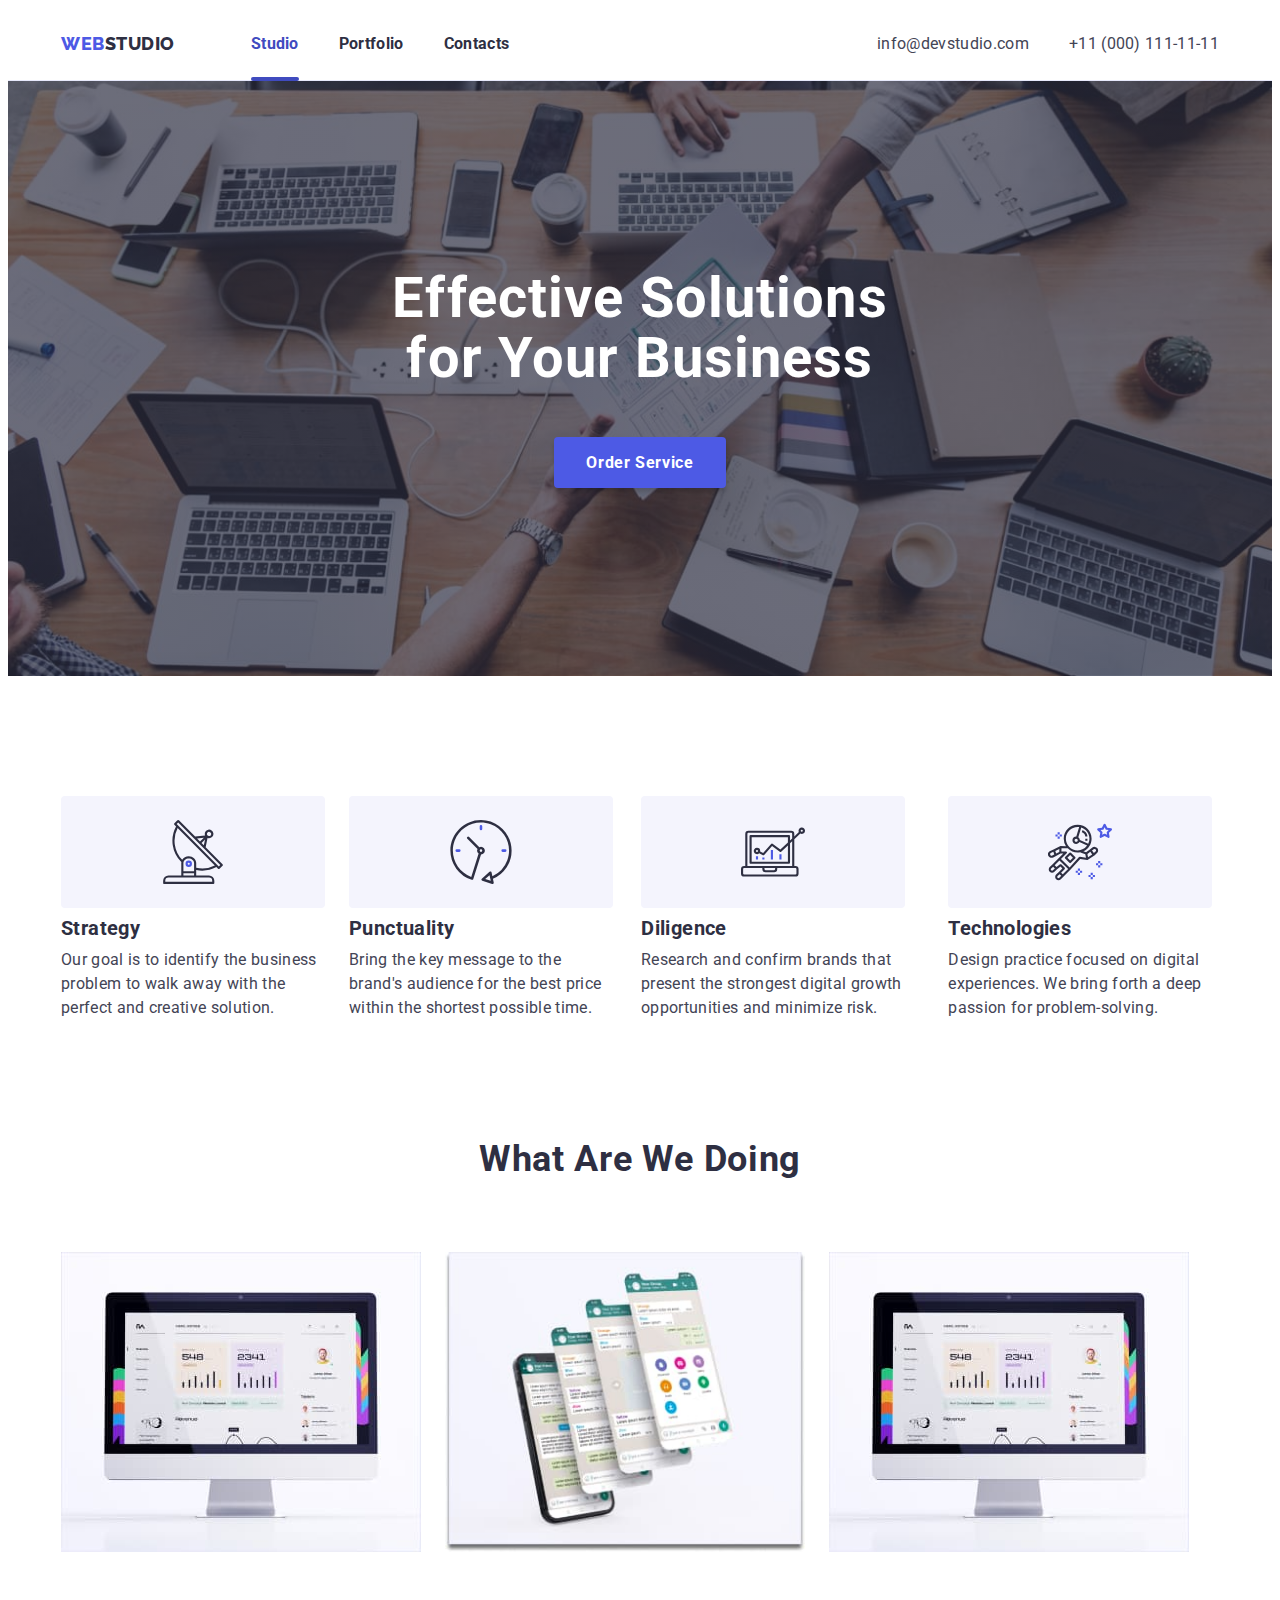
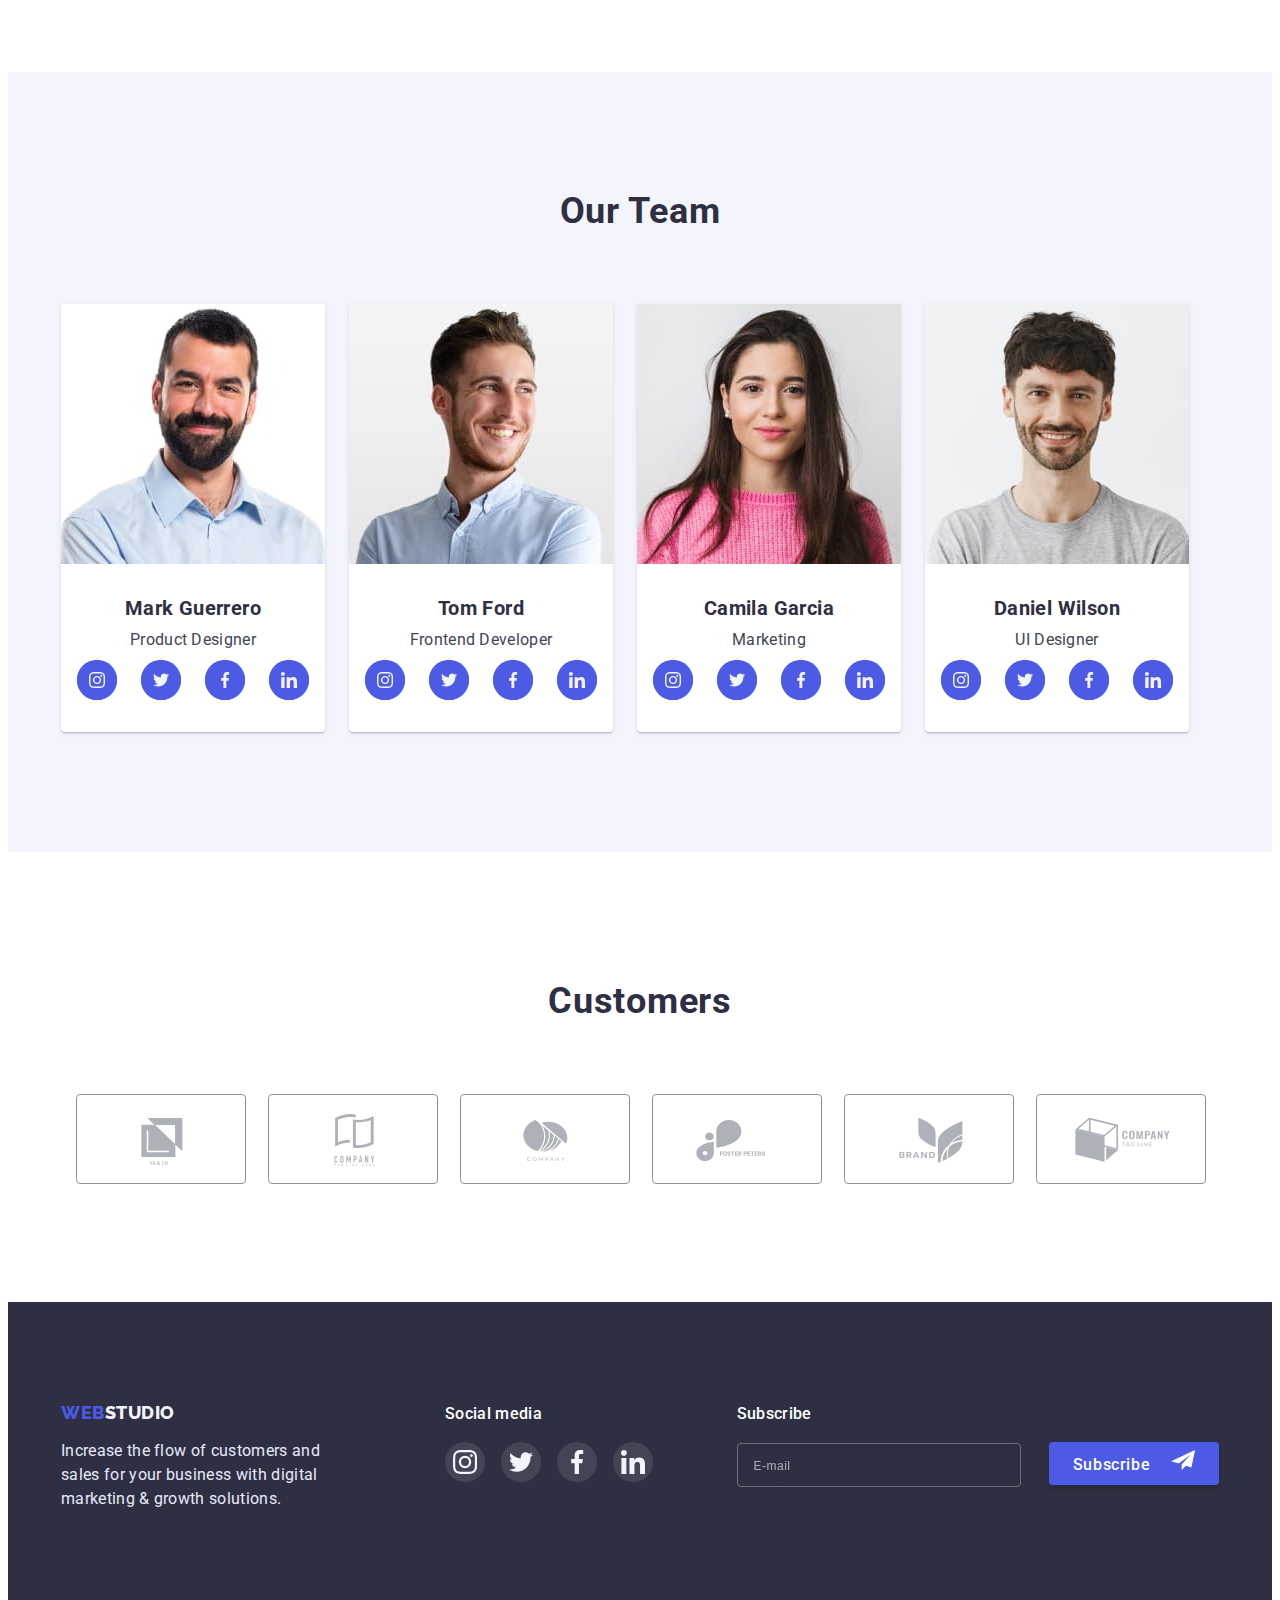
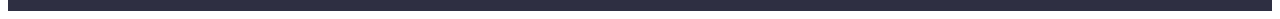
<file: index.html>
<!DOCTYPE html>
<html lang="en">
  <head>
    <meta charset="UTF-8" />
    <meta http-equiv="X-UA-Compatible" content="IE=edge" />
    <meta name="viewport" content="width=device-width, initial-scale=1.0" />
    <link
      rel="stylesheet"
      href="https://cdnjs.cloudflare.com/ajax/libs/modern-normalize/1.1.0/modern-normalize.min.css"
      integrity="sha512-wpPYUAdjBVSE4KJnH1VR1HeZfpl1ub8YT/NKx4PuQ5NmX2tKuGu6U/JRp5y+Y8XG2tV+wKQpNHVUX03MfMFn9Q=="
      crossorigin="anonymous"
      referrerpolicy="no-referrer"
    />
    <link rel="stylesheet" href=".//css/styles.css" />
    <link rel="preconnect" href="https://fonts.googleapis.com" />
    <link rel="preconnect" href="https://fonts.gstatic.com" crossorigin />
    <link
      href="https://fonts.googleapis.com/css2?family=Montserrat:wght@400;700&family=Raleway:wght@800&family=Roboto:wght@400;500;700;900&display=swap"
      rel="stylesheet"
    />
    <title>Web Studio</title>
  </head>
  <body>
    <header class="header">
      <div class="container header-container">
        <nav class="header-navigation">
          <a href="./index.html" class="header-logo link"
            ><span>Web</span>Studio</a
          >
          <ul class="header-list list">
            <li class="header-item">
              <a href="./index.html" class="header-link link current">Studio</a>
            </li>
            <li class="header-item">
              <a href="./portfolio.html" class="header-link link">Portfolio</a>
            </li>
            <li class="header-item">
              <a href="" class="header-link link">Contacts</a>
            </li>
          </ul>
        </nav>
        <address class="header-address">
          <ul class="header-address-list list">
            <li class="header-adres-item">
              <a
                href="mailto:info@devstudio.com"
                class="header-address-link link"
                >info@devstudio.com</a
              >
            </li>
            <li class="header-adres-item">
              <a href="tel:+110001111111" class="header-address-link link"
                >+11 (000) 111-11-11</a
              >
            </li>
          </ul>
        </address>
      </div>
    </header>
    <main>
      <section class="hero">
        <div class="container">
          <h1 class="hero-title">Effective Solutions for Your Business</h1>
          <button type="button" class="hero-btn" data-modal-open>
            Order Service
          </button>
        </div>
      </section>
      <section class="benefits">
        <div class="container">
          <ul class="benefits-list list">
            <li class="benefits-item">
              <div class="benefits-icon">
                <svg class="icon-svg" width="64" height="64">
                  <use href="./images/icons.svg#icon-group"></use>
                </svg>
              </div>
              <h3 class="benefits-title">Strategy</h3>
              <p class="benefits-text">
                Our goal is to identify the business problem to walk away with
                the perfect and creative solution.
              </p>
            </li>
            <li class="benefits-item">
              <div class="benefits-icon">
                <svg class="icon-svg" width="64" height="64">
                  <use href="./images/icons.svg#icon-clock"></use>
                </svg>
              </div>
              <h3 class="benefits-title">Punctuality</h3>
              <p class="benefits-text">
                Bring the key message to the brand's audience for the best price
                within the shortest possible time.
              </p>
            </li>
            <li class="benefits-item">
              <div class="benefits-icon">
                <svg class="icon-svg" width="64" height="64">
                  <use href="./images/icons.svg#icon-diagram"></use>
                </svg>
              </div>
              <h3 class="benefits-title">Diligence</h3>
              <p class="benefits-text">
                Research and confirm brands that present the strongest digital
                growth opportunities and minimize risk.
              </p>
            </li>
            <li class="benefits-item">
              <div class="benefits-icon">
                <svg width="64" height="64">
                  <use href="./images/icons.svg#icon-astronaut"></use>
                </svg>
              </div>
              <h3 class="benefits-title">Technologies</h3>
              <p class="benefits-text">
                Design practice focused on digital experiences. We bring forth a
                deep passion for problem-solving.
              </p>
            </li>
          </ul>
        </div>
      </section>

      <section class="work">
        <div class="container">
          <h2 class="work-title">What are we doing</h2>
          <ul class="work-list list">
            <li class="work-item">
              <img
                src="./images/desctop.jpg"
                alt="Desctop"
                width="360"
                height="300"
              />
            </li>
            <li class="work-item">
              <img
                src="./images/telephone.jpg"
                alt="Telephone"
                width="360"
                height="300"
              />
            </li>
            <li class="work-item">
              <img
                src="./images/notebook.jpg"
                alt="Notebook"
                width="360"
                height="300"
              />
            </li>
          </ul>
        </div>
      </section>

      <section class="team">
        <div class="container">
          <h2 class="team-title">Our Team</h2>
          <ul class="team-list list">
            <li class="team-item">
              <img
                src="./images/Mark Guerrero.jpg"
                alt="Mark Guerrero"
                width="264"
                height="260"
              />
              <div class="team-wrap">
                <h3 class="team-name">Mark Guerrero</h3>
                <p class="team-position">Product Designer</p>
              </div>
              <ul class="team-soc-list list">
                <li class="team-soc-item">
                  <a href="" class="team-soc-link link">
                    <svg class="team-icon" width="16" height="16">
                      <use href="./images/icons.svg#icon-instagram"></use>
                    </svg>
                  </a>
                </li>
                <li class="team-soc-item">
                  <a href="" class="team-soc-link link">
                    <svg class="team-icon" width="16" height="16">
                      <use href="./images/icons.svg#icon-twitter"></use>
                    </svg>
                  </a>
                </li>
                <li class="team-soc-item">
                  <a href="" class="team-soc-link link">
                    <svg class="team-icon" width="16" height="16">
                      <use href="./images/icons.svg#icon-facebook"></use>
                    </svg>
                  </a>
                </li>
                <li class="team-soc-item">
                  <a href="" class="team-soc-link link">
                    <svg class="team-icon" width="16" height="16">
                      <use href="./images/icons.svg#icon-linkedin"></use>
                    </svg>
                  </a>
                </li>
              </ul>
            </li>
            <li class="team-item">
              <img
                src="./images/Tom Ford.jpg"
                alt="Tom Ford"
                width="264"
                height="260"
              />
              <div class="team-wrap">
                <h3 class="team-name">Tom Ford</h3>
                <p class="team-position">Frontend Developer</p>
              </div>
              <ul class="team-soc-list list">
                <li class="team-soc-item">
                  <a href="" class="team-soc-link link">
                    <svg class="team-icon" width="16" height="16">
                      <use href="./images/icons.svg#icon-instagram"></use>
                    </svg>
                  </a>
                </li>
                <li class="team-soc-item">
                  <a href="" class="team-soc-link link">
                    <svg class="team-icon" width="16" height="16">
                      <use href="./images/icons.svg#icon-twitter"></use>
                    </svg>
                  </a>
                </li>
                <li class="team-soc-item">
                  <a href="" class="team-soc-link link">
                    <svg class="team-icon" width="16" height="16">
                      <use href="./images/icons.svg#icon-facebook"></use>
                    </svg>
                  </a>
                </li>
                <li class="team-soc-item">
                  <a href="" class="team-soc-link link">
                    <svg class="team-icon" width="16" height="16">
                      <use href="./images/icons.svg#icon-linkedin"></use>
                    </svg>
                  </a>
                </li>
              </ul>
            </li>
            <li class="team-item">
              <img
                src="./images/Camila Garcia.jpg"
                alt="Camila Garcia"
                width="264"
                height="260"
              />
              <div class="team-wrap">
                <h3 class="team-name">Camila Garcia</h3>
                <p class="team-position">Marketing</p>
              </div>
              <ul class="team-soc-list list">
                <li class="team-soc-item">
                  <a href="" class="team-soc-link link">
                    <svg class="team-icon" width="16" height="16">
                      <use href="./images/icons.svg#icon-instagram"></use>
                    </svg>
                  </a>
                </li>
                <li class="team-soc-item">
                  <a href="" class="team-soc-link link">
                    <svg class="team-icon" width="16" height="16">
                      <use href="./images/icons.svg#icon-twitter"></use>
                    </svg>
                  </a>
                </li>
                <li class="team-soc-item">
                  <a href="" class="team-soc-link link">
                    <svg class="team-icon" width="16" height="16">
                      <use href="./images/icons.svg#icon-facebook"></use>
                    </svg>
                  </a>
                </li>
                <li class="team-soc-item">
                  <a href="" class="team-soc-link link">
                    <svg class="team-icon" width="16" height="16">
                      <use href="./images/icons.svg#icon-linkedin"></use>
                    </svg>
                  </a>
                </li>
              </ul>
            </li>
            <li class="team-item">
              <img
                src="./images/Daniel Wilson.jpg"
                alt="Daniel Wilson"
                width="264"
                height="260"
              />
              <div class="team-wrap">
                <h3 class="team-name">Daniel Wilson</h3>
                <p class="team-position">UI Designer</p>
              </div>
              <ul class="team-soc-list list">
                <li class="team-soc-item">
                  <a href="" class="team-soc-link link">
                    <svg class="team-icon" width="16" height="16">
                      <use href="./images/icons.svg#icon-instagram"></use>
                    </svg>
                  </a>
                </li>
                <li class="team-soc-item">
                  <a href="" class="team-soc-link link">
                    <svg class="team-icon" width="16" height="16">
                      <use href="./images/icons.svg#icon-twitter"></use>
                    </svg>
                  </a>
                </li>
                <li class="team-soc-item">
                  <a href="" class="team-soc-link link">
                    <svg class="team-icon" width="16" height="16">
                      <use href="./images/icons.svg#icon-facebook"></use>
                    </svg>
                  </a>
                </li>
                <li class="team-soc-item">
                  <a href="" class="team-soc-link link">
                    <svg class="team-icon" width="16" height="16">
                      <use href="./images/icons.svg#icon-linkedin"></use>
                    </svg>
                  </a>
                </li>
              </ul>
            </li>
          </ul>
        </div>
      </section>
      <section class="customers">
        <div class="container">
          <h2 class="customers-title">Customers</h2>
          <ul class="customers-list list">
            <li class="customers-item">
              <a href="" class="cusromers-link link">
                <svg class="customer-icon" widht="104" height="56">
                  <use href="./images/icons.svg#icon-Client-1"></use>
                </svg>
              </a>
            </li>
            <li class="customers-item">
              <a href="" class="cusromers-link link">
                <svg class="customer-icon" widht="104" height="56">
                  <use href="./images/icons.svg#icon-Client-2"></use>
                </svg>
              </a>
            </li>
            <li class="customers-item">
              <a href="" class="cusromers-link link">
                <svg class="customer-icon" widht="104" height="56">
                  <use href="./images/icons.svg#icon-Client-3"></use>
                </svg>
              </a>
            </li>
            <li class="customers-item">
              <a href="" class="cusromers-link link">
                <svg class="customer-icon" widht="104" height="56">
                  <use href="./images/icons.svg#icon-Client-4"></use>
                </svg>
              </a>
            </li>
            <li class="customers-item">
              <a href="" class="cusromers-link link">
                <svg class="customer-icon" widht="104" height="56">
                  <use href="./images/icons.svg#icon-Client-5"></use>
                </svg>
              </a>
            </li>
            <li class="customers-item">
              <a href="" class="cusromers-link link">
                <svg class="customer-icon" widht="104" height="56">
                  <use href="./images/icons.svg#icon-Client-6"></use>
                </svg>
              </a>
            </li>
          </ul>
        </div>
      </section>
    </main>
    <footer class="footer">
      <div class="container">
        <ul class="footer-list list">
          <li class="footer-item">
            <a href="./index.html" class="footer-logo link"
              ><span>Web</span>Studio</a
            >
            <p class="footer-text">
              Increase the flow of customers and sales for your business with
              digital marketing & growth solutions.
            </p>
          </li>
          <li class="footer-item">
            <h3 class="footer-title">Social media</h3>
            <ul class="footer-soc-list list">
              <li class="footer-soc-item">
                <a href="" class="footer-soc-link link">
                  <svg class="footer-icon" width="24" height="24">
                    <use href="./images/icons.svg#icon-instagram"></use>
                  </svg>
                </a>
              </li>
              <li class="footer-soc-item">
                <a href="" class="footer-soc-link link">
                  <svg class="footer-icon" width="24" height="24">
                    <use href="./images/icons.svg#icon-twitter"></use>
                  </svg>
                </a>
              </li>
              <li class="footer-soc-item">
                <a href="" class="footer-soc-link link">
                  <svg class="footer-icon" width="24" height="24">
                    <use href="./images/icons.svg#icon-facebook"></use>
                  </svg>
                </a>
              </li>
              <li class="footer-soc-item">
                <a href="" class="footer-soc-link link">
                  <svg class="footer-icon" width="24" height="24">
                    <use href="./images/icons.svg#icon-linkedin"></use>
                  </svg>
                </a>
              </li>
            </ul>
          </li>
          <div class="footer-wrap">
            <form>
              <label for="email" class="footer-input-text">Subscribe</label>
              <input
                type="email"
                name="email"
                id="email"
                placeholder="E-mail"
                class="footer-input"
              />
              <button type="submit" class="footer-btn">
                Subscribe
                <svg class="footer-btn-icon" width="24" height="20">
                  <use href="./images/icons.svg#icon-send"></use>
                </svg>
              </button>
            </form>
          </div>
        </ul>
      </div>
    </footer>
    <div class="backdrop is-hidden" data-modal>
      <div class="modal">
        <button type="button" class="modal-close" data-modal-close>
          <svg class="icon-close" width="8" height="8">
            <use href="./images/icons.svg#icon-Close"></use>
          </svg>
        </button>
        <h2 class="modal-title">
          Leave your contacts and we will call you back
        </h2>
        <form>
          <label for="name" class="input-text">Name</label>
          <div class="modal-field">
            <input type="text" name="name" id="name" class="form-input" />
            <svg class="modal-icon" width="12" height="12">
              <use href="./images/icons.svg#icon-name"></use>
            </svg>
          </div>

          <label for="phone" class="input-text">Phone</label>
          <div class="modal-field">
            <input type="tel" name="phone" id="phone" class="form-input" />
            <svg class="modal-icon" width="13" height="13">
              <use href="./images/icons.svg#icon-phone"></use>
            </svg>
          </div>

          <label for="email" class="input-text">Email</label>
          <div class="modal-field">
            <input type="email" name="email" id="email" class="form-input" />
            <svg class="modal-icon" width="15" height="13">
              <use href="./images/icons.svg#icon-email"></use>
            </svg>
          </div>
          <label for="comment" class="input-text">Comment</label>
          <textarea
            name="comment"
            id="comment"
            placeholder="Text input"
            class="form-comment"
          ></textarea>
          <div class="modal-check">
            <input
              type="checkbox"
              name="privacy"
              id="privacy"
              class="input-check visually-hidden"
            />

            <label for="privacy" class="check-text">
              <span>
                <svg class="" width="10" height="8">
                  <use href="./images/icons.svg#icon-check"></use>
                </svg>
              </span>
              I accept the terms and conditions of the &nbsp;<a href="" class="privacy-link">
                Privacy Policy</a
              >
            </label>
          </div>
          <button type="submit" class="form-btn">Send</button>
        </form>
      </div>
    </div>
    <script src="./js/modal.js"></script>
  </body>
</html>
</file>
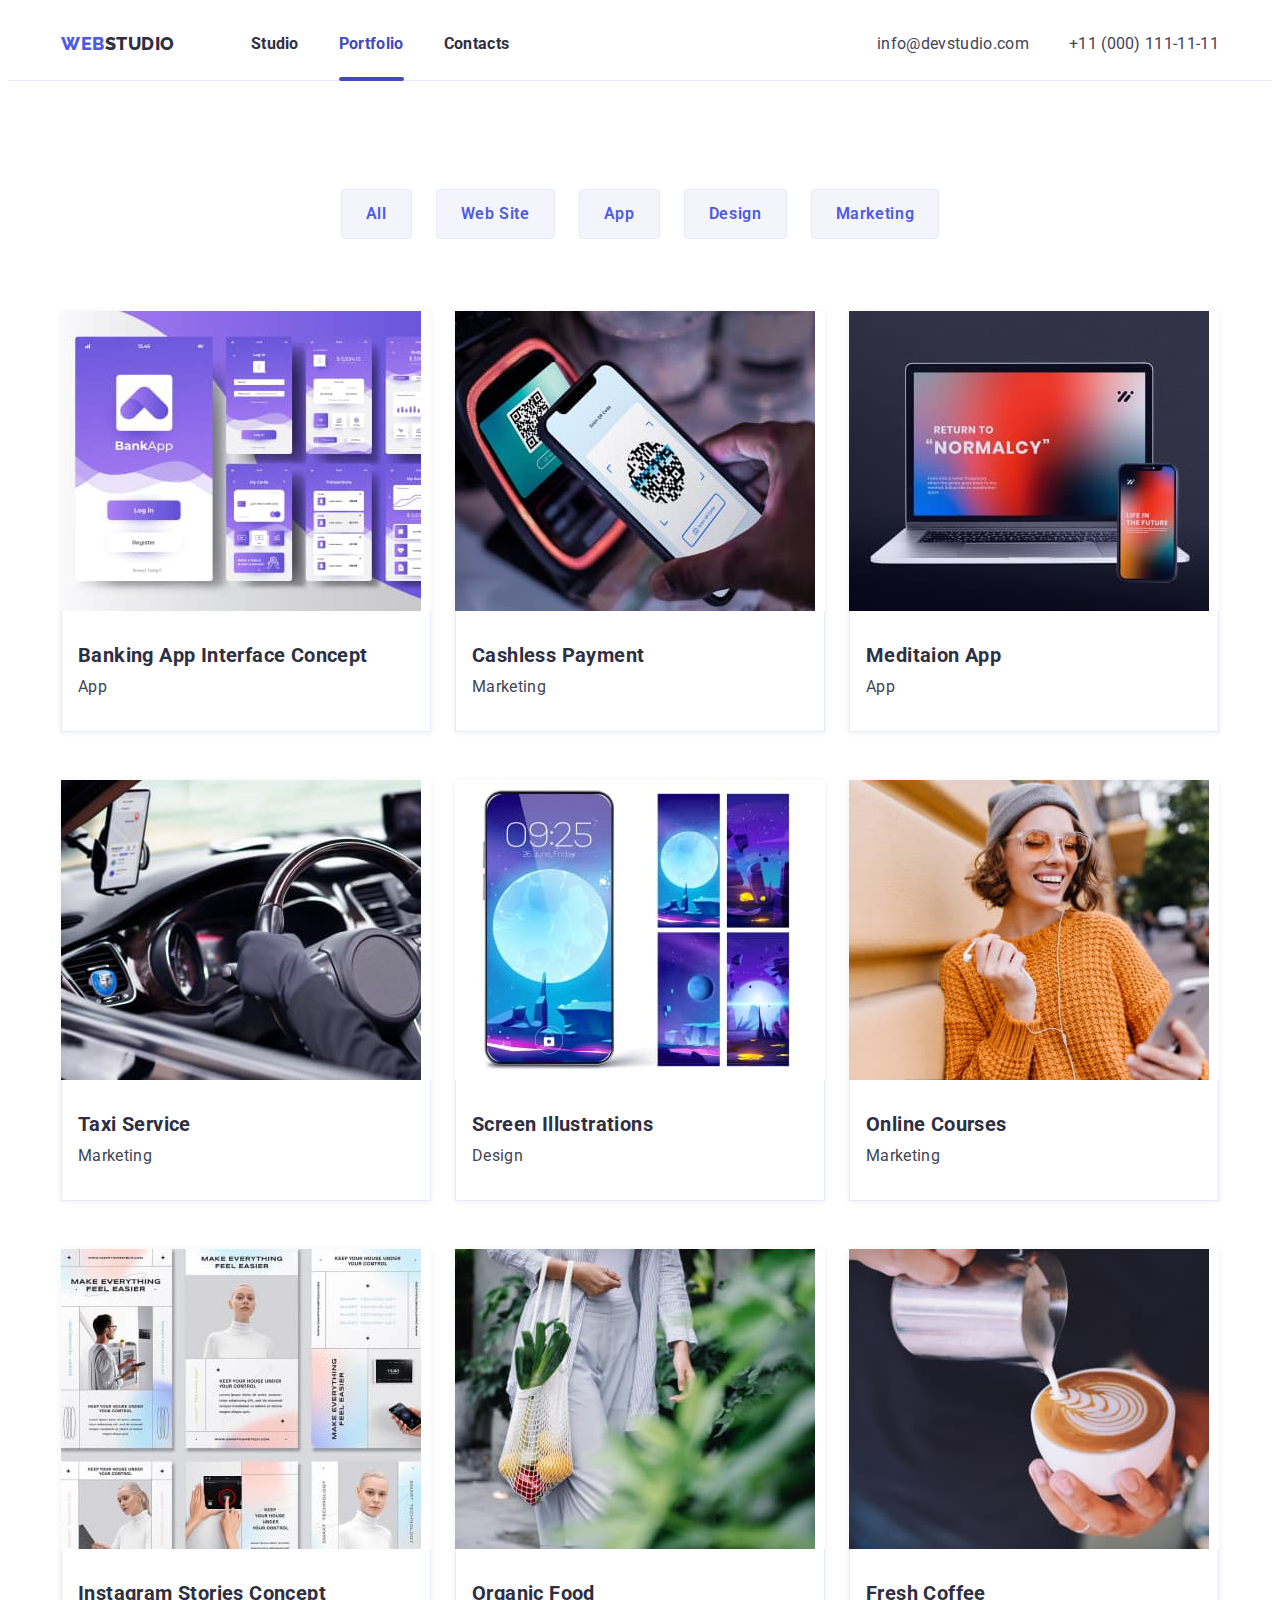
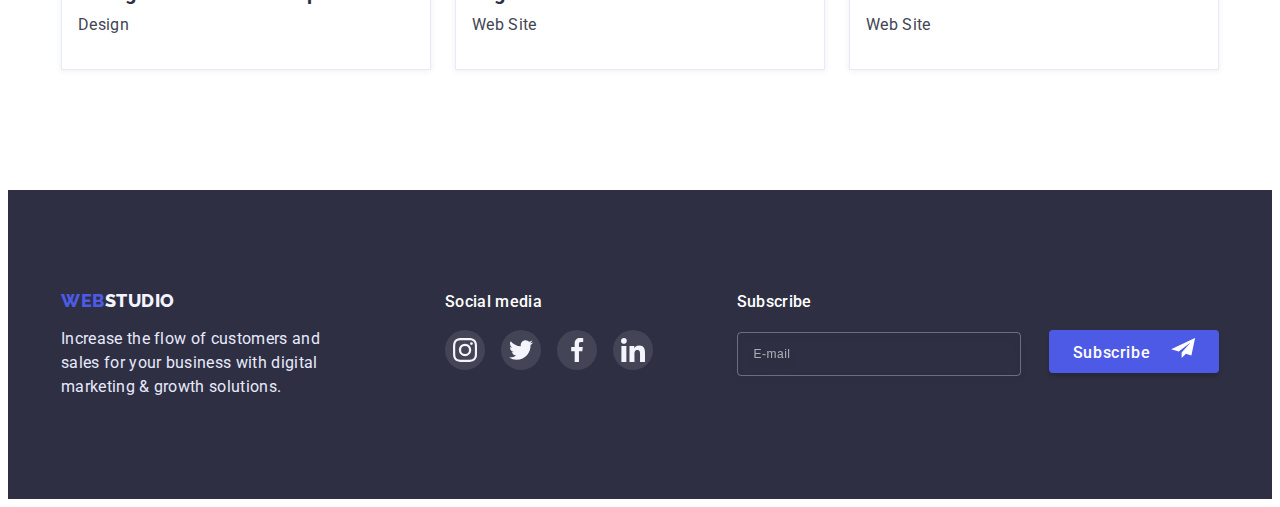
<file: portfolio.html>
<!DOCTYPE html>
<html lang="en">
  <head>
    <meta charset="UTF-8" />
    <meta http-equiv="X-UA-Compatible" content="IE=edge" />
    <meta name="viewport" content="width=device-width, initial-scale=1.0" />
    <link
      rel="stylesheet"
      href="https://cdnjs.cloudflare.com/ajax/libs/modern-normalize/1.1.0/modern-normalize.min.css"
      integrity="sha512-wpPYUAdjBVSE4KJnH1VR1HeZfpl1ub8YT/NKx4PuQ5NmX2tKuGu6U/JRp5y+Y8XG2tV+wKQpNHVUX03MfMFn9Q=="
      crossorigin="anonymous"
      referrerpolicy="no-referrer"
    />
    <link rel="stylesheet" href=".//css/styles.css" />
    <link rel="preconnect" href="https://fonts.googleapis.com" />
    <link rel="preconnect" href="https://fonts.gstatic.com" crossorigin />
    <link
      href="https://fonts.googleapis.com/css2?family=Montserrat:wght@400;700&family=Raleway:wght@800&family=Roboto:wght@400;500;700;900&display=swap"
      rel="stylesheet"
    />
    <title>Web Studio</title>
  </head>
  <body>
    <header class="header">
      <div class="container header-container">
        <nav class="header-navigation">
          <a href="./index.html" class="header-logo link"
            ><span>Web</span>Studio</a
          >
          <ul class="header-list list">
            <li class="header-item">
              <a href="./index.html" class="header-link link">Studio</a>
            </li>
            <li class="header-item">
              <a href="./portfolio.html" class="header-link link current"
                >Portfolio</a
              >
            </li>
            <li class="header-item">
              <a href="" class="header-link link">Contacts</a>
            </li>
          </ul>
        </nav>
        <address class="header-address">
          <ul class="header-address-list list">
            <li class="header-adres-item">
              <a
                href="mailto:info@devstudio.com"
                class="header-address-link link"
                >info@devstudio.com</a
              >
            </li>
            <li class="header-adres-item">
              <a href="tel:+110001111111" class="header-address-link link"
                >+11 (000) 111-11-11</a
              >
            </li>
          </ul>
        </address>
      </div>
    </header>
    <main>
      <section class="portfolio">
        <div class="container container-portfolio">
          <ul class="portfolio-list-btn list">
            <li class="portfolio-item-btn">
              <button class="portfolio-btn" type="button">All</button>
            </li>
            <li class="portfolio-item-btn">
              <button class="portfolio-btn" type="button">Web Site</button>
            </li>
            <li class="portfolio-item-btn">
              <button class="portfolio-btn" type="button">App</button>
            </li>
            <li class="portfolio-item-btn">
              <button class="portfolio-btn" type="button">Design</button>
            </li>
            <li class="portfolio-item-btn">
              <button class="portfolio-btn" type="button">Marketing</button>
            </li>
          </ul>
          <ul class="portfolio-list list">
            <li class="portfolio-item">
              <div class="portfolio-top-wrap">
                <img
                  src="./images/Banking App Interface Concept.jpg"
                  alt="Banking App Interface Concept"
                  width="360"
                  height="300"
                />
                <p class="portfolio-top-text">
                  14 Stylish and User-Friendly App Design Concepts · Task
                  Manager App · Calorie Tracker App · Exotic Fruit Ecommerce App
                  · Cloud Storage App
                </p>
              </div>
              <div class="portfolio-wrap">
                <h3 class="portfolio-title">Banking App Interface Concept</h3>
                <p class="portfolio-text">App</p>
              </div>
            </li>
            <li class="portfolio-item">
              <div class="portfolio-top-wrap">
                <img
                  src="./images/Cashless Payment.jpg"
                  alt="Cashless Payment"
                  width="360"
                  height="300"
                />
                <p class="portfolio-top-text">
                  14 Stylish and User-Friendly App Design Concepts · Task
                  Manager App · Calorie Tracker App · Exotic Fruit Ecommerce App
                  · Cloud Storage App
                </p>
              </div>
              <div class="portfolio-wrap">
                <h3 class="portfolio-title">Cashless Payment</h3>
                <p class="portfolio-text">Marketing</p>
              </div>
            </li>
            <li class="portfolio-item">
              <div class="portfolio-top-wrap">
                <img
                  src="./images/Meditaion App.jpg"
                  alt="Meditaion App"
                  width="360"
                  height="300"
                />
                <p class="portfolio-top-text">
                  14 Stylish and User-Friendly App Design Concepts · Task
                  Manager App · Calorie Tracker App · Exotic Fruit Ecommerce App
                  · Cloud Storage App
                </p>
              </div>
              <div class="portfolio-wrap">
                <h3 class="portfolio-title">Meditaion App</h3>
                <p class="portfolio-text">App</p>
              </div>
            </li>
            <li class="portfolio-item">
              <div class="portfolio-top-wrap">
                <img
                  src="./images/Taxi Service.jpg"
                  alt="Taxi Service"
                  width="360"
                  height="300"
                />
                <p class="portfolio-top-text">
                  14 Stylish and User-Friendly App Design Concepts · Task
                  Manager App · Calorie Tracker App · Exotic Fruit Ecommerce App
                  · Cloud Storage App
                </p>
              </div>
              <div class="portfolio-wrap">
                <h3 class="portfolio-title">Taxi Service</h3>
                <p class="portfolio-text">Marketing</p>
              </div>
            </li>
            <li class="portfolio-item">
              <div class="portfolio-top-wrap">
                <img
                  src="./images/Screen Illustrations.jpg"
                  alt="Screen Illustrations"
                  width="360"
                  height="300"
                />
                <p class="portfolio-top-text">
                  14 Stylish and User-Friendly App Design Concepts · Task
                  Manager App · Calorie Tracker App · Exotic Fruit Ecommerce App
                  · Cloud Storage App
                </p>
              </div>
              <div class="portfolio-wrap">
                <h3 class="portfolio-title">Screen Illustrations</h3>
                <p class="portfolio-text">Design</p>
              </div>
            </li>
            <li class="portfolio-item">
              <div class="portfolio-top-wrap">
                <img
                  src="./images/Online Courses.jpg"
                  alt="Online Courses"
                  width="360"
                  height="300"
                />
                <p class="portfolio-top-text">
                  14 Stylish and User-Friendly App Design Concepts · Task
                  Manager App · Calorie Tracker App · Exotic Fruit Ecommerce App
                  · Cloud Storage App
                </p>
              </div>
              <div class="portfolio-wrap">
                <h3 class="portfolio-title">Online Courses</h3>
                <p class="portfolio-text">Marketing</p>
              </div>
            </li>
            <li class="portfolio-item">
              <div class="portfolio-top-wrap">
                <img
                  src="./images/Instagram Stories Concept.jpg"
                  alt="Instagram Stories Concept"
                  width="360"
                  height="300"
                />
                <p class="portfolio-top-text">
                  14 Stylish and User-Friendly App Design Concepts · Task
                  Manager App · Calorie Tracker App · Exotic Fruit Ecommerce App
                  · Cloud Storage App
                </p>
              </div>
              <div class="portfolio-wrap">
                <h3 class="portfolio-title">Instagram Stories Concept</h3>
                <p class="portfolio-text">Design</p>
              </div>
            </li>
            <li class="portfolio-item">
              <div class="portfolio-top-wrap">
                <img
                  src="./images/Organic Food.jpg"
                  alt="Organic Food"
                  width="360"
                  height="300"
                />
                <p class="portfolio-top-text">
                  14 Stylish and User-Friendly App Design Concepts · Task
                  Manager App · Calorie Tracker App · Exotic Fruit Ecommerce App
                  · Cloud Storage App
                </p>
              </div>
              <div class="portfolio-wrap">
                <h3 class="portfolio-title">Organic Food</h3>
                <p class="portfolio-text">Web Site</p>
              </div>
            </li>
            <li class="portfolio-item">
              <div class="portfolio-top-wrap">
                <img
                  src="./images/Fresh Coffee.jpg"
                  alt="Fresh Coffee"
                  width="360"
                  height="300"
                />
                <p class="portfolio-top-text">
                  14 Stylish and User-Friendly App Design Concepts · Task
                  Manager App · Calorie Tracker App · Exotic Fruit Ecommerce App
                  · Cloud Storage App
                </p>
              </div>
              <div class="portfolio-wrap">
                <h3 class="portfolio-title">Fresh Coffee</h3>
                <p class="portfolio-text">Web Site</p>
              </div>
            </li>
          </ul>
        </div>
      </section>
    </main>
    <footer class="footer">
      <div class="container">
        <ul class="footer-list list">
          <li class="footer-item">
            <a href="./index.html" class="footer-logo link"
              ><span>Web</span>Studio</a
            >
            <p class="footer-text">
              Increase the flow of customers and sales for your business with
              digital marketing & growth solutions.
            </p>
          </li>
          <li class="footer-item">
            <h3 class="footer-title">Social media</h3>
            <ul class="footer-soc-list list">
              <li class="footer-soc-item">
                <a href="" class="footer-soc-link link">
                  <svg class="footer-icon" width="24" height="24">
                    <use href="./images/icons.svg#icon-instagram"></use>
                  </svg>
                </a>
              </li>
              <li class="footer-soc-item">
                <a href="" class="footer-soc-link link">
                  <svg class="footer-icon" width="24" height="24">
                    <use href="./images/icons.svg#icon-twitter"></use>
                  </svg>
                </a>
              </li>
              <li class="footer-soc-item">
                <a href="" class="footer-soc-link link">
                  <svg class="footer-icon" width="24" height="24">
                    <use href="./images/icons.svg#icon-facebook"></use>
                  </svg>
                </a>
              </li>
              <li class="footer-soc-item">
                <a href="" class="footer-soc-link link">
                  <svg class="footer-icon" width="24" height="24">
                    <use href="./images/icons.svg#icon-linkedin"></use>
                  </svg>
                </a>
              </li>
            </ul>
          </li>
          <div class="footer-wrap">
            <form>
              <label for="email" class="footer-input-text">Subscribe</label>
              <input
                type="email"
                name="email"
                id="email"
                placeholder="E-mail"
                class="footer-input"
              />
              <button type="submit" class="footer-btn">
                Subscribe
                <svg class="footer-btn-icon" width="24" height="20">
                  <use href="./images/icons.svg#icon-send"></use>
                </svg>
              </button>
            </form>
          </div>
        </ul>
      </div>
    </footer>
  </body>
</html>
</file>
<file: css/styles.css>
:root {
  --first-title-color: #2e2f42;
  --second-title-color: #ffffff;
  --text-color: #434455;
  --first-btn-color: #4d5ae5;
}

p,
h1,
h2,
h3,
h4,
h5,
h6 {
  margin: 0;
}

ul,
ol {
  margin: 0;
  padding-left: 0;
}

img {
  display: block;
  max-width: 100%;
}

.visually-hidden {
  position: absolute;
  width: 1px;
  height: 1px;
  margin: -1px;
  border: 0;
  padding: 0;
  white-space: nowrap;
  clip-path: inset(100%);
  clip: rect(0 0 0 0);
  overflow: hidden;
}
body {
  font-family: "Roboto", sans-serif;
  color: var(--first-title-color);
}
.container {
  width: 1158px;
  padding-left: 15px;
  padding-right: 15px;
  margin: 0 auto;
}

/*---------HEADER---------*/
.header {
  background-color: #ffffff;
  border-bottom: 1px solid #e7e9fc;
}
.header-navigation {
  display: flex;
}
.header-container {
  display: flex;
}

.header-logo {
  font-family: "Raleway", sans-serif;
  font-weight: 800;
  font-size: 18px;
  line-height: 1.33;
  display: flex;
  align-items: center;
  letter-spacing: 0.03em;
  text-transform: uppercase;
  color: var(--first-title-color);
  margin-right: 76px;
  padding-top: 24px;
  padding-bottom: 24px;
}
.header-logo span {
  color: var(--first-btn-color);
}

.list {
  list-style-type: none;
}
.link {
  text-decoration: none;
}
.header-list {
  display: flex;
  align-items: center;
  gap: 40px;
}
.header-item {
  padding-top: 24px;
  padding-bottom: 24px;
  display: flex;
}

.header-link {
  font-weight: 700;
  font-size: 16px;
  line-height: 1.5;
  letter-spacing: 0.02em;
  color: var(--first-title-color);
  transition-property: color;
  transition-duration: 250ms;
  transition-timing-function: cubic-bezier(0.4, 0, 0.2, 1);
  transition-property: color;
  transition-duration: 250ms;
  transition-timing-function: cubic-bezier(0.4, 0, 0.2, 1);
  position: relative;
}
.header-link:hover,
.header-link:focus {
  color: #434455;
}
.header-link:active {
  color: var(--first-btn-color);
}
.header-link.current {
  color: #404bbf;
}
.header-link.current::after {
  content: "";
  position: absolute;
  width: 100%;
  height: 4px;
  background: #404bbf;
  border-radius: 2px;
  bottom: -25px;
  left: 0;
}

.header-address {
  margin-left: auto;
}
.header-address-list {
  display: flex;
  align-items: center;
  gap: 40px;
}
.header-address-link {
  font-style: normal;
  font-weight: 400;
  font-size: 16px;
  line-height: 1.5;
  letter-spacing: 0.02em;
  color: #434455;
  transition-property: color;
  transition-duration: 250ms;
  transition-timing-function: cubic-bezier(0.4, 0, 0.2, 1);
}
.header-address-link:hover,
.header-adres-link:focus {
  color: var(--first-btn-color);
}
.header-adres-item {
  padding-top: 24px;
  padding-bottom: 24px;
}

/*---------HERO---------*/

.hero {
  background-color: var(--first-title-color);
  background-image: linear-gradient(
      rgba(46, 47, 66, 0.7),
      rgba(46, 47, 66, 0.7)
    ),
    url(../images/hero\ bg.jpg);
  background-repeat: no-repeat;
  background-position: center;
  background-size: cover;
  text-align: center;
  padding-top: 188px;
  padding-bottom: 188px;
  max-width: 1440px;
  margin: 0 auto;
}

.hero-title {
  font-size: 56px;
  line-height: 1.07;
  text-align: center;
  letter-spacing: 0.02em;
  color: var(--second-title-color);
  max-width: 496px;
  margin-bottom: 48px;
  margin-left: auto;
  margin-right: auto;
}
.hero-btn {
  font-family: inherit;
  font-weight: 700;
  font-size: 16px;
  line-height: 1.19;
  display: flex;
  align-items: center;
  letter-spacing: 0.04em;
  color: #ffffff;
  cursor: pointer;
  background: var(--first-btn-color);
  margin-left: auto;
  margin-right: auto;
  padding: 16px 32px;
  border-radius: 4px;
  box-shadow: 0px 4px 4px rgba(0, 0, 0, 0.15);
  border: none;
  transition-property: background-color;
  transition-duration: 250ms;
  transition-timing-function: cubic-bezier(0.4, 0, 0.2, 1);
}
.hero-btn:hover,
.hero-btn:focus {
  background-color: #404bbf;
}

/*---------BENEFITS---------*/
.benefits {
  padding-top: 120px;
  padding-bottom: 120px;
}

.benefits-list {
  display: flex;
  gap: 24px;
}
.benefits-icon {
  width: 264px;
  height: 112px;
  display: flex;
  justify-content: center;
  align-items: center;
  background-color: #f4f4fd;
  border-radius: 4px;
  margin-bottom: 8px;
}

.icon-svg {
}
.benefits-item {
}
.benefits-title {
  font-size: 20px;
  line-height: 1.2;
  letter-spacing: 0.02em;
  color: var(--first-title-color);
  margin-bottom: 8px;
}
.benefits-text {
  font-size: 16px;
  line-height: 1.5;
  letter-spacing: 0.02em;
  color: var(--text-color);
}

/*---------WORK---------*/
.work {
  padding-bottom: 120px;
}
.work-title {
  font-size: 36px;
  line-height: 1.11;
  text-align: center;
  letter-spacing: 0.02em;
  text-transform: capitalize;
  color: var(--first-title-color);
  margin-bottom: 72px;
}
.work-list {
  display: flex;
  gap: 24px;
}

.work-item {
}

/*--------TEAM---------*/
.team {
  background-color: #f4f4fd;
  padding-top: 120px;
  padding-bottom: 120px;
}
.team-title {
  font-size: 36px;
  line-height: 1.11;
  text-align: center;
  letter-spacing: 0.02em;
  text-transform: capitalize;
  color: var(--first-title-color);
  margin-bottom: 72px;
}
.team-list {
  display: flex;
  gap: 24px;
}
.list {
}
.team-item {
  background-color: #ffffff;
  box-shadow: 0px 1px 6px rgba(46, 47, 66, 0.08),
    0px 1px 1px rgba(46, 47, 66, 0.16), 0px 2px 1px rgba(46, 47, 66, 0.08);
  border-radius: 0px 0px 4px 4px;
}
.team-name {
  font-size: 20px;
  line-height: 1.2;
  text-align: center;
  letter-spacing: 0.02em;
  color: var(--first-title-color);
}
.team-position {
  font-size: 16px;
  line-height: 1.5;
  text-align: center;
  letter-spacing: 0.02em;
  color: var(--text-color);
  margin-top: 8px;
}
.team-wrap {
  padding-top: 32px;
  padding-bottom: 8px;
}
.team-soc-list {
  display: flex;
  gap: 24px;
  justify-content: center;
  padding-bottom: 32px;
}

.team-soc-item {
  width: 40px;
  height: 40px;
  background-color: #4d5ae5;
  border-radius: 50%;
}
.team-soc-link {
  width: 100%;
  height: 100%;
  background-color: #4d5ae5;
  border-radius: 50%;
  display: flex;
  align-items: center;
  justify-content: center;
  transition-property: background-color;
  transition-duration: 250ms;
  transition-timing-function: cubic-bezier(0.4, 0, 0.2, 1);
}
.team-icon {
  fill: #f4f4fd;
}
.team-soc-link:hover,
.team-soc-link:focus {
  background-color: #404bbf;
}

/*--------CUSTOMERS---------*/

.customers {
  padding-top: 130px;
  padding-bottom: 120px;
}
.container {
}
.customers-title {
  font-size: 36px;
  line-height: 1.11;
  text-align: center;
  letter-spacing: 0.02em;
  text-transform: capitalize;
  color: var(--first-title-color);
  margin-bottom: 72px;
}
.customers-list {
  display: flex;
  gap: 24px;
  justify-content: center;
}

.customers-item {
  width: 168px;
  height: 88px;
}
.cusromers-link {
  width: 100%;
  height: 100%;
  display: flex;
  align-items: center;
  justify-content: center;
  border: 1px solid #8e8f99;
  border-radius: 4px;
  color: #afb1b8;
  transition-property: color, border-color;
  transition-duration: 250ms;
  transition-timing-function: cubic-bezier(0.4, 0, 0.2, 1);
}
.customer-icon {
  fill: currentColor;
}

.cusromers-link:hover,
.cusromers-link:focus {
  border-color: #404bbf;
  color: #404bbf;
}

/*--------FOOTER---------*/
.footer {
  background-color: var(--first-title-color);
  padding-top: 100px;
  padding-bottom: 100px;
}

.footer-logo {
  font-family: "Raleway", sans-serif;
  font-weight: 800;
  font-size: 18px;
  line-height: 1.17;
  display: flex;
  align-items: center;
  letter-spacing: 0.03em;
  text-transform: uppercase;
  color: #f4f4fd;
  margin-bottom: 16px;
}
.footer-logo span {
  color: var(--first-btn-color);
}
.footer-text {
  font-size: 16px;
  line-height: 1.5;
  letter-spacing: 0.02em;
  color: #e7e9fc;
  max-width: 264px;
}

.footer-list {
  display: flex;
  gap: 120px;
  position: relative;
}
.footer-title {
  font-weight: 500;
  font-size: 16px;
  line-height: 1.5;
  letter-spacing: 0.02em;
  color: #ffffff;
  margin-bottom: 16px;
}
.footer-soc-list {
  display: flex;
  gap: 16px;
}
.footer-soc-item {
  width: 40px;
  height: 40px;
}

.footer-soc-link {
  width: 100%;
  height: 100%;
  background-color: rgba(255, 255, 255, 0.1);
  border-radius: 50%;
  display: flex;
  align-items: center;
  justify-content: center;
  transition-property: background-color;
  transition-duration: 250ms;
  transition-timing-function: cubic-bezier(0.4, 0, 0.2, 1);
}

.footer-icon {
  fill: #f4f4fd;
}

.footer-soc-link:hover,
.footer-soc-link:focus {
  background-color: #31d0aa;
}
.footer-input-text {
  display: block;
  font-weight: 500;
  font-size: 16px;
  line-height: 1.5;
  letter-spacing: 0.02em;
  color: #ffffff;
  margin-bottom: 16px;
}
.footer-input {
  width: 264px;
  height: 40px;
  background-color: transparent;
  border: 1px solid rgba(255, 255, 255, 0.3);
  filter: drop-shadow(0px 4px 4px rgba(0, 0, 0, 0.15));
  border-radius: 4px;
  padding-left: 16px;
  color: #ffffff;
  outline: none;
}
.footer-input::placeholder {
  font-size: 12px;
  line-height: 2;
  letter-spacing: 0.04em;
  color: rgba(255, 255, 255, 0.6);
}
.footer-btn {
  font-family: "Roboto";
  font-style: normal;
  font-weight: 500;
  font-size: 16px;
  line-height: 1.5;
  padding: 8px 24px;
  letter-spacing: 0.04em;
  color: #ffffff;
  background: #4d5ae5;
  border-radius: 4px;
  border: none;
  margin-left: 24px;
  box-shadow: 0px 4px 4px rgba(0, 0, 0, 0.15);
  transition-property: background-color;
  transition-duration: 250ms;
  transition-timing-function: cubic-bezier(0.4, 0, 0.2, 1);
  cursor: pointer;
}

.footer-btn-icon {
  fill: #ffffff;
  margin-left: 16px;
}
.footer-btn:hover,
.footer-btn:focus {
  background-color: #404bbf;
}

.footer-wrap {
  position: absolute;
  top: 0;
  right: 0;
}
/*--------PORTFOLIO---------*/

.portfolio {
  padding-top: 108px;
  padding-bottom: 120px;
}

.portfolio-list-btn {
  display: flex;
  justify-content: center;
  margin-bottom: 72px;
}
.portfolio-item-btn:nth-child(-n + 4) {
  margin-right: 24px;
}
.portfolio-btn {
  font-family: "Roboto";
  font-style: normal;
  font-weight: 600;
  font-size: 16px;
  line-height: 1.5;
  display: flex;
  align-items: center;
  text-align: center;
  letter-spacing: 0.04em;
  color: var(--first-btn-color);
  background-color: #f4f4fd;
  cursor: pointer;
  border: 1px solid #e7e9fc;
  border-radius: 4px;
  padding: 12px 24px;
  transition-property: color, background-color, box-shadow;
  transition-duration: 250ms;
  transition-timing-function: cubic-bezier(0.4, 0, 0.2, 1);
}
.portfolio-btn:hover,
.portfolio-btn:focus {
  color: #ffffff;
  background-color: var(--first-btn-color);
  box-shadow: 0px 3px 1px rgba(0, 0, 0, 0.1), 0px 2px 1px rgba(0, 0, 0, 0.08),
    0px 2px 2px rgba(0, 0, 0, 0.12);
}

.portfolio-list {
  display: flex;
  flex-wrap: wrap;
  column-gap: 24px;
  row-gap: 48px;
}
.portfolio-item {
  width: calc((100% - 48px) / 3);
  box-shadow: 0px 1px 6px rgba(46, 47, 66, 0.08);
  transition-property: box-shadow;
  transition-duration: 250ms;
  transition-timing-function: cubic-bezier(0.4, 0, 0.2, 1);
}
.portfolio-item:hover,
.portfolio-item:focus {
  box-shadow: 0px 1px 6px rgba(46, 47, 66, 0.08),
    0px 1px 1px rgba(46, 47, 66, 0.16), 0px 2px 1px rgba(46, 47, 66, 0.08);
}

.portfolio-item:hover .portfolio-top-text {
  transform: translateY(0);
}
.portfolio-title {
  font-size: 20px;
  line-height: 1.2;
  letter-spacing: 0.02em;
  color: var(--first-title-color);
  margin-bottom: 8px;
}
.portfolio-text {
  font-size: 16px;
  line-height: 1.5;
  letter-spacing: 0.02em;
  color: var(--text-color);
}
.portfolio-wrap {
  padding-top: 32px;
  padding-bottom: 32px;
  padding-left: 16px;
  border-bottom: 1px solid #e7e9fc;
  border-left: 1px solid #e7e9fc;
  border-right: 1px solid #e7e9fc;
}
.portfolio-top-wrap {
  position: relative;
  overflow: hidden;
}
.portfolio-top-text {
  position: absolute;
  top: 0;
  font-size: 16px;
  line-height: 1, 5;
  letter-spacing: 0.02em;
  color: #f4f4fd;
  background: #4d5ae5;
  height: 100%;
  padding-top: 40px;
  padding-left: 32px;
  padding-right: 32px;
  transform: translateY(100%);
  transition-property: transform;
  transition-duration: 250ms;
  transition-timing-function: cubic-bezier(0.4, 0, 0.2, 1);
  overflow: auto;
}
.backdrop {
  position: fixed;
  top: 0;
  width: 100%;
  height: 100%;
  background: rgba(46, 47, 66, 0.4);
  transition-property: opacity, visibility;
  transition-duration: 250ms;
  transition-timing-function: cubic-bezier(0.4, 0, 0.2, 1);
}
.modal {
  position: absolute;
  top: 50%;
  left: 50%;
  width: 408px;
  min-width: none;
  min-height: 584px;
  transform: translate(-50%, -50%) scale(1) rotate(0);
  background: #fcfcfc;
  box-shadow: 0px 1px 1px rgba(0, 0, 0, 0.14), 0px 1px 3px rgba(0, 0, 0, 0.12),
    0px 2px 1px rgba(0, 0, 0, 0.2);
  border-radius: 4px;
  transition-property: transform;
  transition-duration: 250ms;
  transition-timing-function: cubic-bezier(0.4, 0, 0.2, 1);
}

.backdrop.is-hidden .modal {
  transform: translate(-50%, -50%) scale(0) rotate(-360deg);
}
.modal-close {
  position: absolute;
  top: 24px;
  right: 24px;
  width: 24px;
  height: 24px;
  border-radius: 50%;
  background: #e7e9fc;
  border: 1px solid rgba(0, 0, 0, 0.1);
  transition-property: background-color;
  transition-duration: 250ms;
  transition-timing-function: cubic-bezier(0.4, 0, 0.2, 1);
  cursor: pointer;
}
.modal-close:hover,
.modal-close:focus {
  background-color: #404bbf;
  fill: #ffffff;
}

.is-hidden {
  opacity: 0;
  visibility: hidden;
  pointer-events: none;
}
.modal {
  padding: 72px 24px 24px 24px;
}
.modal-title {
  font-weight: 500;
  font-size: 16px;
  line-height: 1.5;
  text-align: center;
  letter-spacing: 0.02em;
  color: #2e2f42;
  margin-bottom: 14px;
}
.modal-field {
  margin-bottom: 8px;
  position: relative;
}
.input-text {
  display: block;
  font-family: "Roboto";
  font-style: normal;
  font-weight: 400;
  font-size: 12px;
  line-height: 1.3;
  letter-spacing: 0.04em;
  color: #8e8f99;
  margin-bottom: 4px;
}
.form-input {
  width: 100%;
  height: 40px;
  background-color: transparent;
  border: 1px solid rgba(33, 33, 33, 0.2);
  border-radius: 4px;
  padding-left: 38px;
  outline: none;
  transition-property: border-color, fill;
  transition-duration: 250ms;
  transition-timing-function: cubic-bezier(0.4, 0, 0.2, 1);
}
.form-input:focus {
  border-color: #4d5ae5;
}
.form-input:focus + .modal-icon {
  fill: #4d5ae5;
}

.modal-icon {
  position: absolute;
  left: 19px;
  top: 50%;
  transform: translateY(-50%);
}

.form-comment {
  width: 100%;
  height: 120px;
  padding-left: 16px;
  padding-top: 8px;
  margin-bottom: 16px;
  background-color: transparent;
  border: 1px solid rgba(33, 33, 33, 0.2);
  border-radius: 4px;
  resize: none;
  outline: none;
  transition-property: border-color;
  transition-duration: 250ms;
  transition-timing-function: cubic-bezier(0.4, 0, 0.2, 1);
}
.form-comment:focus {
  border-color: #4d5ae5;
}
.form-comment::placeholder {
  font-size: 12px;
}

.modal-check {
  margin-bottom: 24px;
}
.check-text {
  font-family: "Roboto";
  font-style: normal;
  font-weight: 400;
  font-size: 12px;
  line-height: 1.3;
  letter-spacing: 0.04em;
  color: #8e8f99;
  display: flex;
  align-items: center;
  margin-left: 8px;
}
.check-text span {
  width: 16px;
  height: 16px;
  border: 1.25px solid #2e2f42;
  border-radius: 2px;
  margin-right: 8px;
  display: flex;
  align-items: center;
  justify-content: center;
  fill: transparent;
  transition-property: background-color, border, border-radius, fill;
  transition-duration: 250ms;
  transition-timing-function: cubic-bezier(0.4, 0, 0.2, 1);
}

.input-check:checked + .check-text span {
  background-color: #404bbf;
  border: 1.25px solid #404bbf;
  border-radius: 2px;
  fill: #f4f4fd;
}
.privacy-link {
  color: #4d5ae5;
}

.form-btn {
  display: block;
  width: 169px;
  height: 56px;
  font-weight: 500;
  font-size: 16px;
  line-height: 1.5px;
  text-align: center;
  letter-spacing: 0.04em;
  color: #ffffff;
  padding: 16px 32px;
  background: #4d5ae5;
  box-shadow: 0px 4px 4px rgba(0, 0, 0, 0.15);
  border-radius: 4px;
  border: none;
  margin-left: auto;
  margin-right: auto;
  transition-property: background-color;
  transition-duration: 250ms;
  transition-timing-function: cubic-bezier(0.4, 0, 0.2, 1);
  cursor: pointer;
}
.form-btn:hover,
.form-btn:focus {
  background-color: #404bbf;
}
</file>
